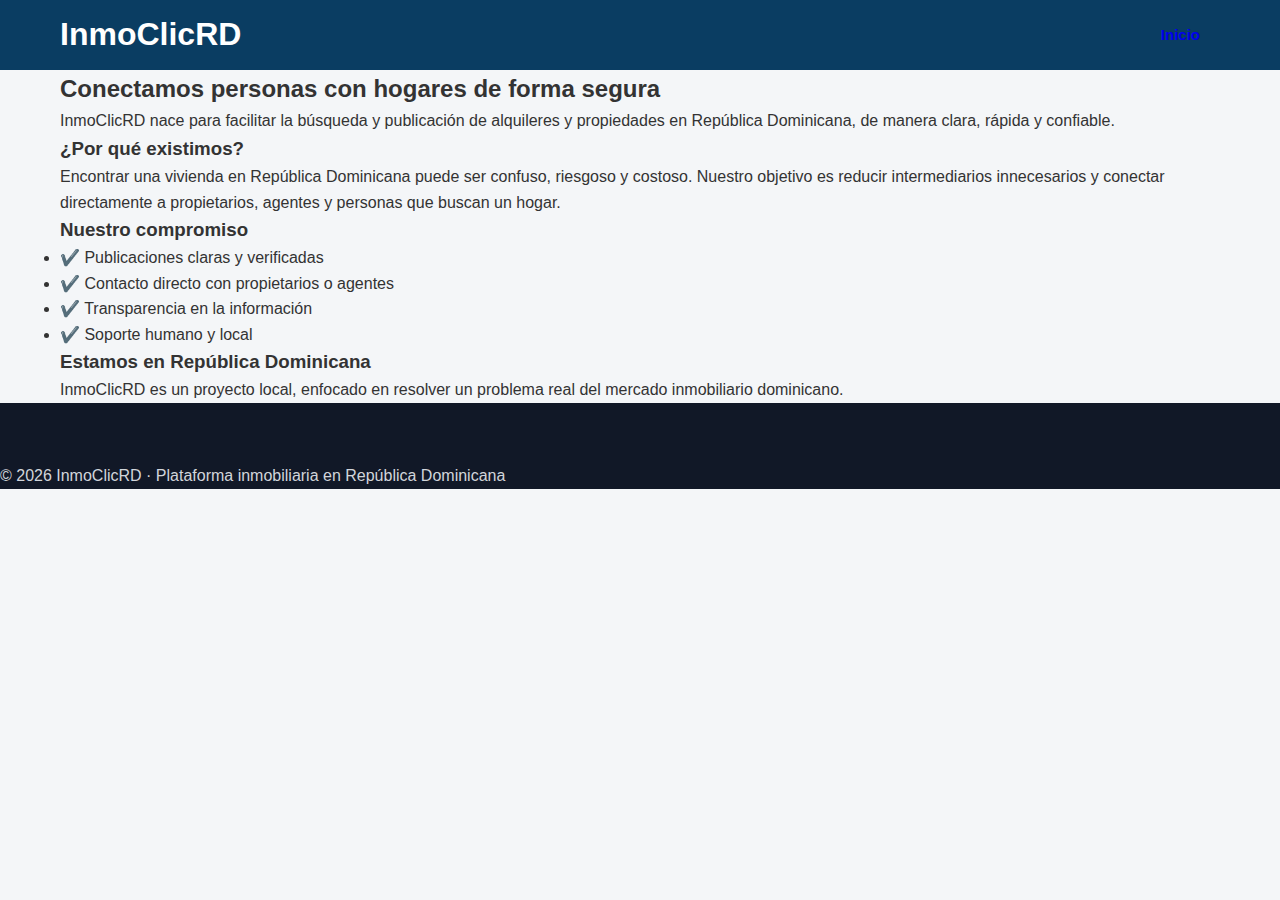
<file: about.html>
<!DOCTYPE html>
<html lang="es">
<head>
  <meta charset="UTF-8" />
  <meta name="viewport" content="width=device-width, initial-scale=1.0" />
  <title>Quiénes somos | InmoClicRD</title>
  <link rel="stylesheet" href="styles.css" />
</head>
<body>

<header class="header">
  <div class="container header-content">
    <h1 class="logo">InmoClicRD</h1>
    <nav>
      <a href="index.html" class="btn-outline">Inicio</a>
    </nav>
  </div>
</header>

<main class="container about">

  <section class="about-hero">
    <h2>Conectamos personas con hogares de forma segura</h2>
    <p>
      InmoClicRD nace para facilitar la búsqueda y publicación de alquileres
      y propiedades en República Dominicana, de manera clara, rápida y confiable.
    </p>
  </section>

  <section class="about-section">
    <h3>¿Por qué existimos?</h3>
    <p>
      Encontrar una vivienda en República Dominicana puede ser confuso,
      riesgoso y costoso. Nuestro objetivo es reducir intermediarios innecesarios
      y conectar directamente a propietarios, agentes y personas que buscan un hogar.
    </p>
  </section>

  <section class="about-section">
    <h3>Nuestro compromiso</h3>
    <ul>
      <li>✔️ Publicaciones claras y verificadas</li>
      <li>✔️ Contacto directo con propietarios o agentes</li>
      <li>✔️ Transparencia en la información</li>
      <li>✔️ Soporte humano y local</li>
    </ul>
  </section>

  <section class="about-section highlight">
    <h3>Estamos en República Dominicana</h3>
    <p>
      InmoClicRD es un proyecto local, enfocado en resolver un problema real
      del mercado inmobiliario dominicano.
    </p>
  </section>

</main>

<footer class="footer">
  <p>© 2026 InmoClicRD · Plataforma inmobiliaria en República Dominicana</p>
</footer>

</body>
</html>
</file>
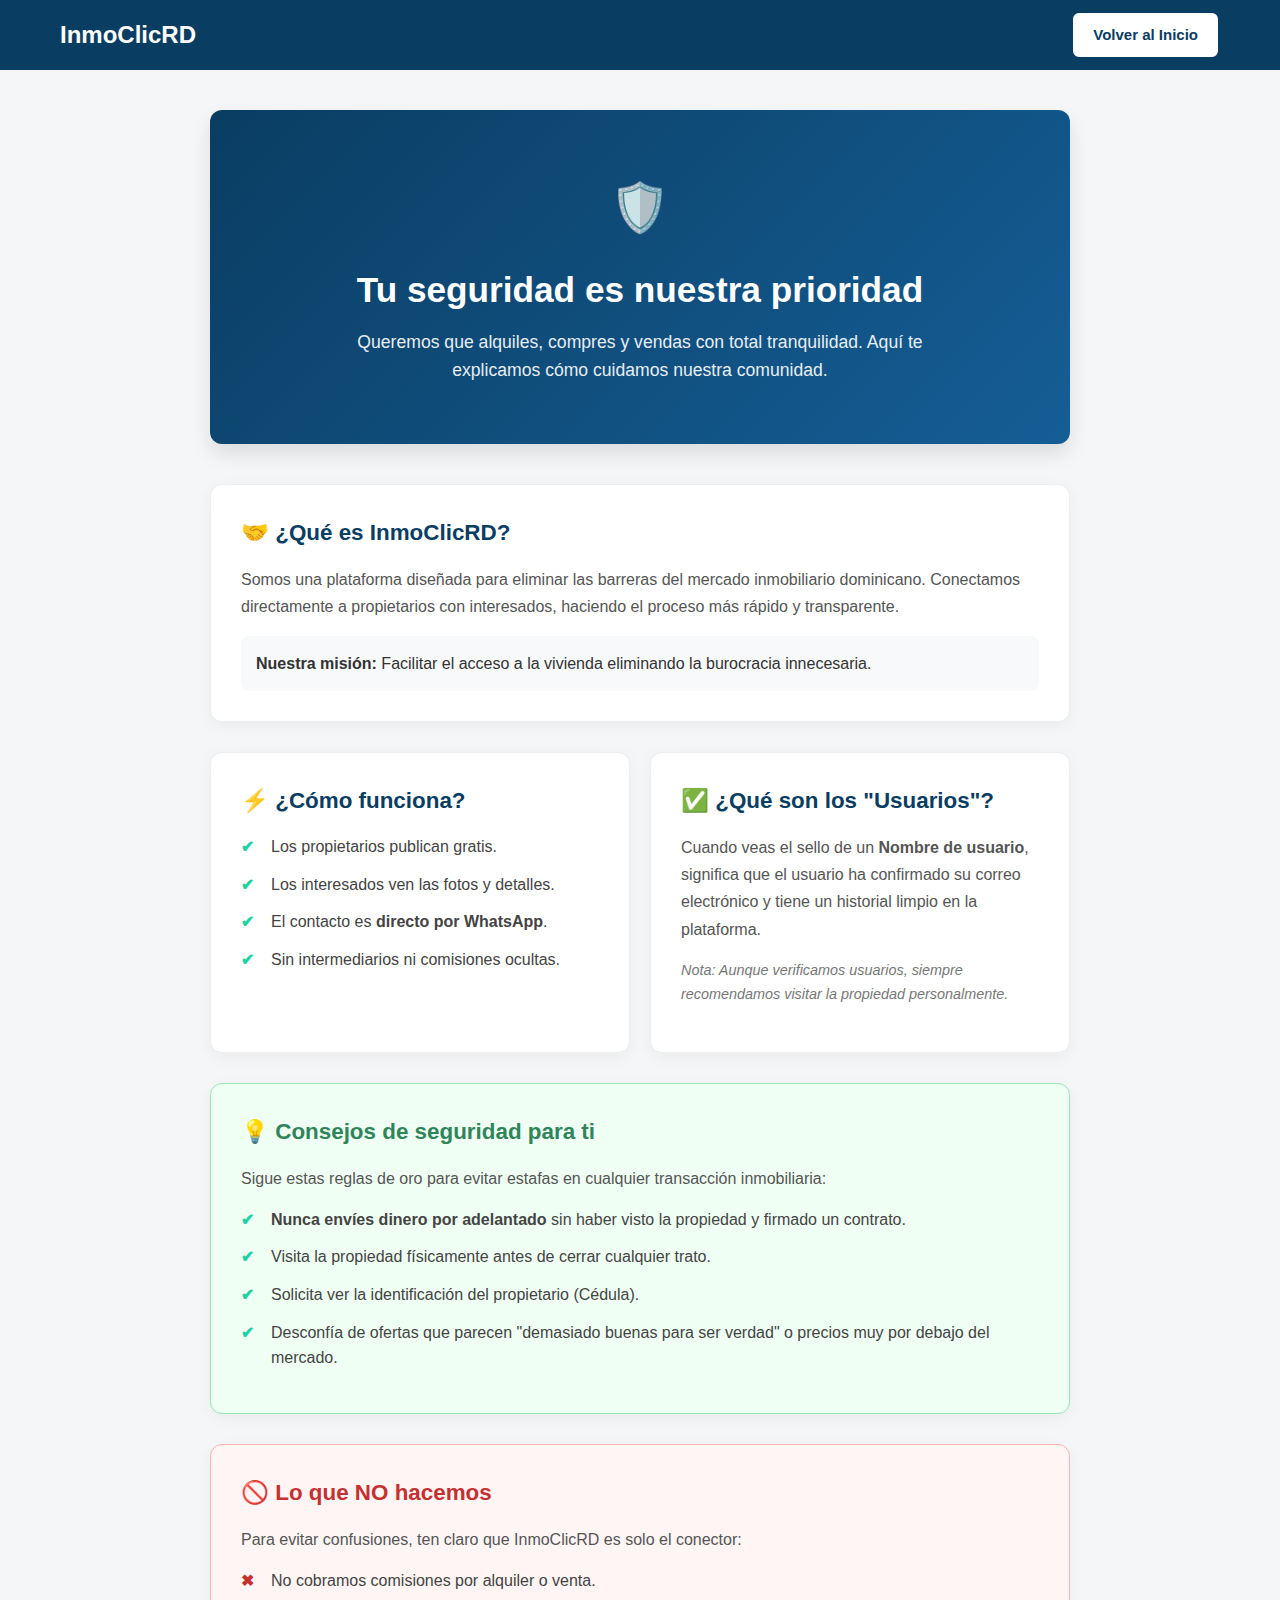
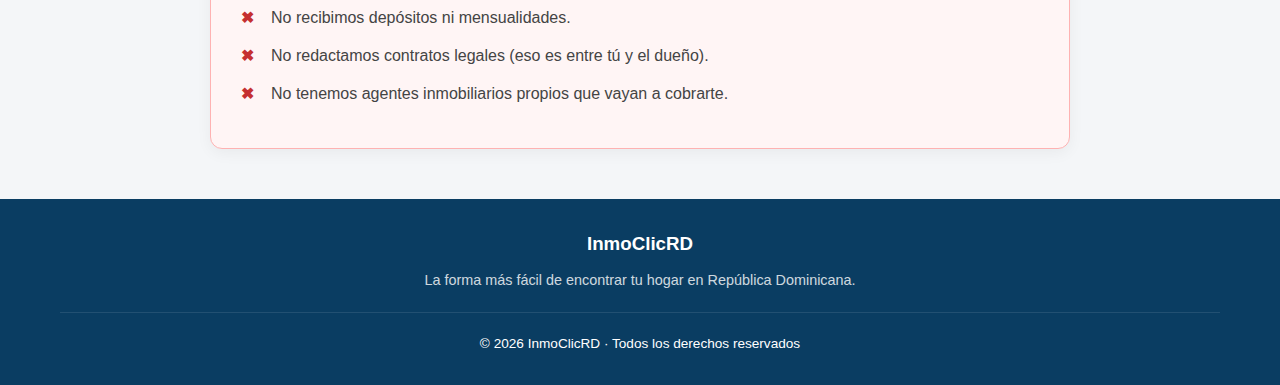
<file: confianza.html>
<!DOCTYPE html>
<html lang="es">
<head>
  <meta charset="UTF-8">
  <meta name="viewport" content="width=device-width, initial-scale=1.0">
  <title>Confianza y Seguridad | InmoClicRD</title>
  <link rel="stylesheet" href="styles.css">
  <style>
    /* --- ESTILOS ESPECÍFICOS PARA ESTA PÁGINA --- */

    .trust-container {
      max-width: 900px;
      margin: 40px auto;
      padding: 0 20px;
    }

    /* Encabezado Principal */
    .trust-hero {
      background: linear-gradient(135deg, var(--secondary) 0%, #155e96 100%);
      color: white;
      text-align: center;
      padding: 60px 20px;
      border-radius: 12px;
      margin-bottom: 40px;
      box-shadow: 0 10px 20px rgba(0,0,0,0.1);
    }

    .trust-hero h2 {
      font-size: 2.2rem;
      margin-bottom: 10px;
    }

    .trust-hero p {
      font-size: 1.1rem;
      opacity: 0.9;
      max-width: 600px;
      margin: 0 auto;
    }

    /* Tarjetas de Información */
    .trust-card {
      background: white;
      padding: 30px;
      border-radius: 12px;
      box-shadow: 0 4px 15px rgba(0,0,0,0.05);
      margin-bottom: 30px;
      border: 1px solid #eee;
    }

    .trust-card h3 {
      color: var(--secondary);
      font-size: 1.4rem;
      margin-bottom: 15px;
      display: flex;
      align-items: center;
      gap: 10px;
    }

    .trust-card p {
      color: #555;
      line-height: 1.7;
      margin-bottom: 15px;
    }

    /* Estilos para listas */
    .trust-list {
      list-style: none;
      padding: 0;
    }

    .trust-list li {
      margin-bottom: 12px;
      position: relative;
      padding-left: 30px;
      color: #444;
    }

    .trust-list li::before {
      content: '✔';
      position: absolute;
      left: 0;
      color: var(--primary);
      font-weight: bold;
    }

    /* Sección de Alerta (Lo que NO hacemos) */
    .alert-card {
      background: #fff5f5; /* Fondo rojizo suave */
      border: 1px solid #feb2b2;
    }
    .alert-card h3 {
      color: #c53030;
    }
    .alert-card li::before {
      content: '✖';
      color: #c53030;
    }

    /* Sección de Consejos (Verde suave) */
    .tips-card {
      background: #f0fff4;
      border: 1px solid #9ae6b4;
    }
    .tips-card h3 {
      color: #2f855a;
    }

    /* Iconos grandes */
    .big-icon {
      font-size: 3rem;
      display: block;
      margin-bottom: 15px;
    }

    /* Grid para tarjetas pequeñas */
    .grid-2 {
      display: grid;
      grid-template-columns: 1fr 1fr;
      gap: 20px;
    }

    @media (max-width: 768px) {
      .grid-2 {
        grid-template-columns: 1fr;
      }
      .trust-hero {
        padding: 40px 20px;
      }
      .trust-hero h2 {
        font-size: 1.8rem;
      }
    }
  </style>
</head>
<body>

<header class="header">
  <div class="container header-content" style="display: flex; justify-content: space-between; align-items: center;">
    <a href="index.html" class="logo" style="font-size: 1.5rem; font-weight: bold; color: white; text-decoration: none;">InmoClicRD</a>
    <a href="index.html" class="btn-secondary">Volver al Inicio</a>
  </div>
</header>

<main class="trust-container">

  <section class="trust-hero">
    <span class="big-icon">🛡️</span>
    <h2>Tu seguridad es nuestra prioridad</h2>
    <p>Queremos que alquiles, compres y vendas con total tranquilidad. Aquí te explicamos cómo cuidamos nuestra comunidad.</p>
  </section>

  <section class="trust-card">
    <h3>🤝 ¿Qué es InmoClicRD?</h3>
    <p>
      Somos una plataforma diseñada para eliminar las barreras del mercado inmobiliario dominicano.
      Conectamos directamente a propietarios con interesados, haciendo el proceso más rápido y transparente.
    </p>
    <div style="background: #f8f9fa; padding: 15px; border-radius: 8px; margin-top: 10px;">
        <strong>Nuestra misión:</strong> Facilitar el acceso a la vivienda eliminando la burocracia innecesaria.
    </div>
  </section>

  <div class="grid-2">
      <section class="trust-card">
        <h3>⚡ ¿Cómo funciona?</h3>
        <ul class="trust-list">
          <li>Los propietarios publican gratis.</li>
          <li>Los interesados ven las fotos y detalles.</li>
          <li>El contacto es <strong>directo por WhatsApp</strong>.</li>
          <li>Sin intermediarios ni comisiones ocultas.</li>
        </ul>
      </section>

      <section class="trust-card">
        <h3>✅ ¿Qué son los "Usuarios"?</h3>
        <p>
          Cuando veas el sello de un <strong>Nombre de usuario</strong>, significa que el usuario ha confirmado su correo electrónico y tiene un historial limpio en la plataforma.
        </p>
        <p style="font-size: 0.9rem; color: #777;">
          <em>Nota: Aunque verificamos usuarios, siempre recomendamos visitar la propiedad personalmente.</em>
        </p>
      </section>
  </div>

  <section class="trust-card tips-card">
    <h3>💡 Consejos de seguridad para ti</h3>
    <p>Sigue estas reglas de oro para evitar estafas en cualquier transacción inmobiliaria:</p>
    <ul class="trust-list">
      <li><strong>Nunca envíes dinero por adelantado</strong> sin haber visto la propiedad y firmado un contrato.</li>
      <li>Visita la propiedad físicamente antes de cerrar cualquier trato.</li>
      <li>Solicita ver la identificación del propietario (Cédula).</li>
      <li>Desconfía de ofertas que parecen "demasiado buenas para ser verdad" o precios muy por debajo del mercado.</li>
    </ul>
  </section>

  <section class="trust-card alert-card">
    <h3>🚫 Lo que NO hacemos</h3>
    <p>Para evitar confusiones, ten claro que InmoClicRD es solo el conector:</p>
    <ul class="trust-list">
      <li>No cobramos comisiones por alquiler o venta.</li>
      <li>No recibimos depósitos ni mensualidades.</li>
      <li>No redactamos contratos legales (eso es entre tú y el dueño).</li>
      <li>No tenemos agentes inmobiliarios propios que vayan a cobrarte.</li>
    </ul>
  </section>

</main>

<footer class="footer" style="background: var(--secondary); color: white; padding: 30px 0; margin-top: 50px;">
  <div class="container" style="text-align: center;">
    <h3 style="margin-bottom: 10px;">InmoClicRD</h3>
    <p style="opacity: 0.8; font-size: 0.9rem;">La forma más fácil de encontrar tu hogar en República Dominicana.</p>
    <div style="margin-top: 20px; padding-top: 20px; border-top: 1px solid rgba(255,255,255,0.1); font-size: 0.85rem;">
      © 2026 InmoClicRD · Todos los derechos reservados
    </div>
  </div>
</footer>

</body>
</html>
</file>
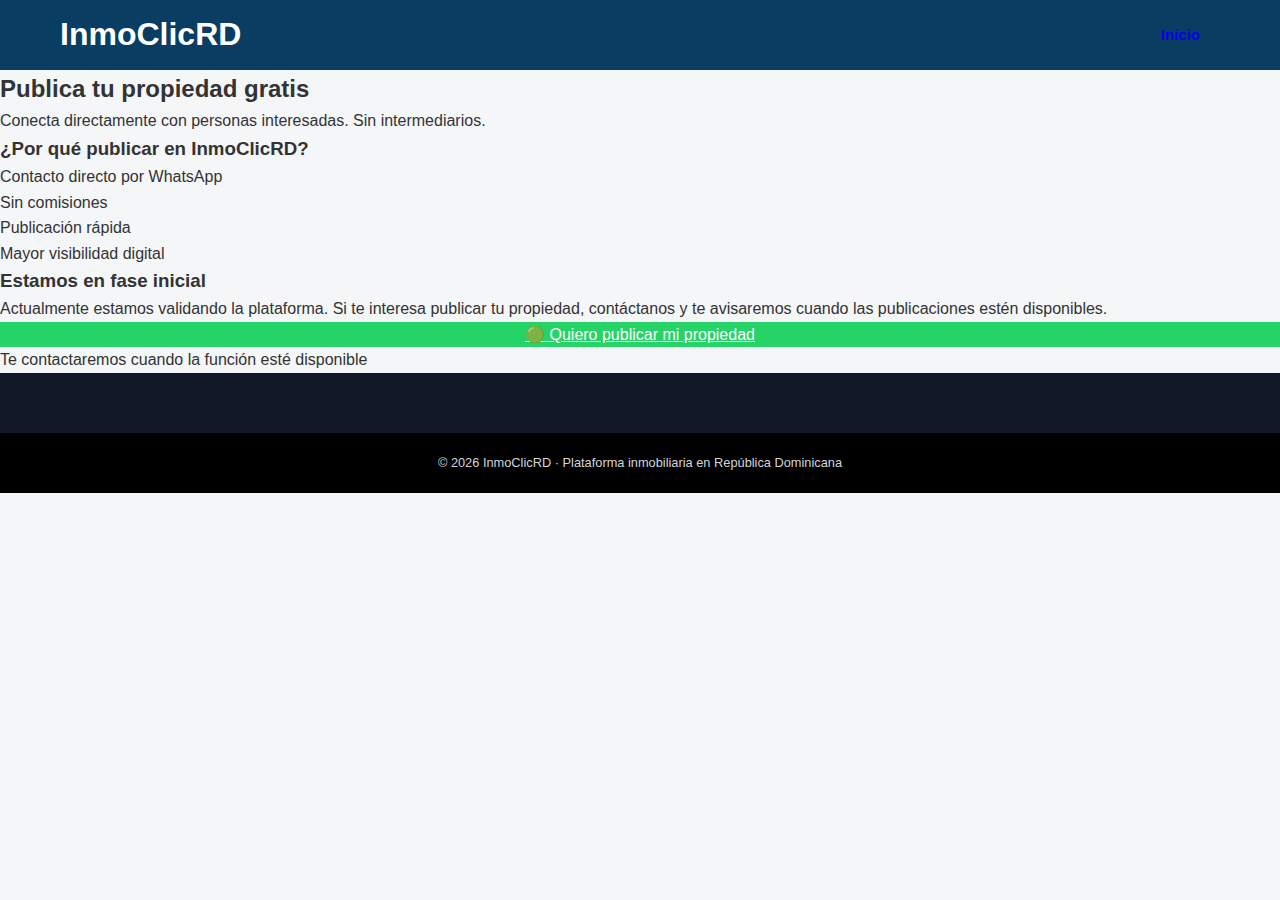
<file: publicar.html>
<!DOCTYPE html>
<html lang="es">
<head>
  <meta charset="UTF-8">
  <meta name="viewport" content="width=device-width, initial-scale=1.0">
  <title>Publica tu Propiedad | InmoClicRD</title>
  <link rel="stylesheet" href="styles.css">
</head>
<body>

<header class="header">
  <div class="container header-content">
    <h1 class="logo">InmoClicRD</h1>
    <nav>
      <a href="index.html" class="btn-outline">Inicio</a>
    </nav>
  </div>
</header>

<main class="about">

  <section class="about-hero">
    <h2>Publica tu propiedad gratis</h2>
    <p>Conecta directamente con personas interesadas. Sin intermediarios.</p>
  </section>

  <section class="about-section highlight">
    <h3>¿Por qué publicar en InmoClicRD?</h3>
    <ul>
      <li>Contacto directo por WhatsApp</li>
      <li>Sin comisiones</li>
      <li>Publicación rápida</li>
      <li>Mayor visibilidad digital</li>
    </ul>
  </section>

  <section class="about-section">
    <h3>Estamos en fase inicial</h3>
    <p>
      Actualmente estamos validando la plataforma.
      Si te interesa publicar tu propiedad, contáctanos y te avisaremos
      cuando las publicaciones estén disponibles.
    </p>
  </section>

  <section class="about-section highlight">
    <a
      href="https://wa.me/18295147589?text=Hola,%20quiero%20publicar%20una%20propiedad%20en%20InmoClicRD"
      target="_blank"
      class="whatsapp-btn"
    >
      🟢 Quiero publicar mi propiedad
    </a>

    <p class="contact-note">
      Te contactaremos cuando la función esté disponible
    </p>
  </section>

</main>

<footer class="footer">
  <div class="footer-bottom">
    © 2026 InmoClicRD · Plataforma inmobiliaria en República Dominicana
  </div>
</footer>

</body>
</html>
</file>
<file: styles.css>
/* =========================================
   1. VARIABLES Y RESET
   ========================================= */
:root {
  --primary: #1dd1a1;
  --secondary: #0a3d62;
  --dark: #111827;
  --light: #f4f6f8;
  --white: #ffffff;
  --shadow: 0 4px 15px rgba(0, 0, 0, 0.08);
  --radius: 12px;
}

* {
  margin: 0;
  padding: 0;
  box-sizing: border-box;
  font-family: 'Segoe UI', Roboto, Helvetica, Arial, sans-serif;
}

body {
  background: var(--light);
  color: #333;
  line-height: 1.6;
}

.container {
  width: 100%;
  max-width: 1200px;
  margin: 0 auto;
  padding: 0 20px;
}

/* =========================================
   2. HEADER & NAVEGACIÓN
   ========================================= */
.header {
  background: var(--secondary);
  color: var(--white);
  padding: 0.5rem 0;
  position: relative;
  top: 0;
  z-index: 1000;
  height: 70px;
  display: flex;
  align-items: center;
}

.header-content {
  display: flex;
  justify-content: space-between;
  align-items: center;
  width: 100%;
}

.header-actions {
  display: flex;
  flex-direction: row;
  align-items: center;
  gap: 15px;
}

.user-status-block {
  display: flex;
  align-items: center;
  gap: 8px;
  padding: 5px 10px;
  background: rgba(255, 255, 255, 0.05);
  border-radius: 20px;
}

.user-name-text {
  color: white;
  font-size: 0.9rem;
  font-weight: 500;
  cursor: default;
}

.nav-link-custom {
  text-decoration: none !important;
  color: rgba(255, 255, 255, 0.8) !important;
  font-size: 0.85rem;
  font-weight: 600;
  transition: 0.3s;
  cursor: pointer;
}

.nav-link-custom:hover {
  color: var(--primary) !important;
}

.logout-text {
  color: #ff7675 !important;
}

.online-dot {
  width: 8px;
  height: 8px;
  background: #1dd1a1;
  border-radius: 50%;
  box-shadow: 0 0 5px #1dd1a1;
}

/* =========================================
   3. FILTROS
   ========================================= */
.filters {
  background: var(--white);
  padding: 20px 0;
  border-bottom: 1px solid #e5e7eb;
}

.filters-content {
  display: flex;
  gap: 12px;
  flex-wrap: wrap;
  justify-content: center;
}

.filters-content select {
  width: 180px;
  padding: 10px;
  border: 1px solid #d1d5db;
  border-radius: 8px;
  font-size: 0.9rem;
  outline: none;
  background: #fdfdfd;
}

@media (max-width: 600px) {
  .filters-content select {
    width: 100%;
    max-width: none;
  }
}

/* =========================================
   4. BOTONES
   ========================================= */
.btn-primary, .btn-secondary, .btn-login, .btn-outline {
  padding: 10px 20px;
  border-radius: 8px;
  font-weight: 600;
  text-decoration: none;
  display: inline-block;
  text-align: center;
  transition: 0.3s;
  cursor: pointer;
  border: none;
  font-size: 15px;
}

.btn-primary { background: var(--primary); color: #000; }
.btn-primary:hover { background: #18b58b; }

.btn-secondary { background: var(--white); color: var(--secondary); border: 2px solid var(--secondary); }

.btn-login { color: var(--white); border: 1px solid rgba(255,255,255,0.3); }
.btn-login:hover { background: rgba(255,255,255,0.1); }

.whatsapp-btn {
  background: #25d366;
  color: white;
  display: flex;
  align-items: center;
  justify-content: center;
  gap: 8px;
  width: 100%;
}

/* =========================================
   5. LISTADO DE PROPIEDADES (Grid)
   ========================================= */
.properties-grid {
    display: grid;
    grid-template-columns: repeat(auto-fill, minmax(300px, 1fr));
    gap: 25px;
    padding: 20px 0;
}

.property-card {
    background: #fff;
    border-radius: 12px;
    box-shadow: 0 4px 12px rgba(0,0,0,0.08);
    overflow: hidden;
    transition: transform 0.3s ease;
    display: flex;
    flex-direction: column;
}

.property-card:hover { transform: translateY(-5px); }

.card-image { position: relative; height: 200px; }
.card-image img { width: 100%; height: 100%; object-fit: cover; }

.badge {
    position: absolute;
    top: 10px; left: 10px;
    background: #1dd1a1;
    color: white;
    padding: 4px 12px;
    border-radius: 20px;
    font-size: 0.75rem;
    font-weight: bold;
}

.card-content { padding: 15px; flex-grow: 1; }
.card-title { font-size: 1.1rem; margin: 8px 0; color: #333; }
.card-price { font-weight: bold; color: #1dd1a1; font-size: 1.1rem; }

.card-author {
    font-size: 0.8rem;
    color: #6b7280;
    margin-bottom: 8px;
    display: flex;
    align-items: center;
    gap: 5px;
}

.card-features {
  display: flex;
  gap: 15px;
  font-size: 0.85rem;
  border-top: 1px solid #eee;
  padding-top: 10px;
  margin-bottom: 15px;
}

/* =========================================
   6. DETALLE DE PROPIEDAD
   ========================================= */
.property-detail {
  display: grid;
  grid-template-columns: 1fr;
  gap: 30px;
  margin: 30px auto;
}

@media (min-width: 992px) {
  .property-detail {
    grid-template-columns: 1.2fr 1fr;
  }
}

.gallery-main img, .main-image-container img {
  width: 100%;
  height: 450px;
  object-fit: cover;
  border-radius: var(--radius);
}

.gallery-thumbs {
  display: flex;
  gap: 10px;
  margin-top: 15px;
  overflow-x: auto;
  padding-bottom: 10px;
}

.thumb {
  width: 80px;
  height: 60px;
  object-fit: cover;
  border-radius: 6px;
  cursor: pointer;
  opacity: 0.6;
  border: 2px solid transparent;
  flex-shrink: 0;
  transition: 0.3s;
}

.thumb:hover, .thumb.active {
  opacity: 1;
  border-color: var(--primary);
}

.author-info-box {
    background: #f8fafc;
    padding: 15px;
    border-radius: 10px;
    margin-bottom: 20px;
    border-left: 4px solid var(--primary);
}

.author-label {
    font-size: 0.75rem;
    text-transform: uppercase;
    color: #64748b;
    font-weight: bold;
    display: block;
}

.author-name {
    font-size: 1rem;
    color: var(--secondary);
    font-weight: 600;
}

/* =========================================
   7. SECCIÓN PASOS / FOOTER
   ========================================= */
.how-it-works {
  background: #f9fafb;
  padding: 60px 0;
  text-align: center;
}

.steps {
  display: grid;
  grid-template-columns: 1fr;
  gap: 20px;
  margin-top: 30px;
}

@media (min-width: 768px) {
  .steps { grid-template-columns: repeat(3, 1fr); }
}

.step {
  background: var(--white);
  padding: 30px;
  border-radius: var(--radius);
  box-shadow: 0 4px 10px rgba(0,0,0,0.03);
}

.step span {
  display: inline-block;
  width: 40px;
  height: 40px;
  line-height: 40px;
  background: var(--secondary);
  color: white;
  border-radius: 50%;
  font-weight: bold;
  margin-bottom: 15px;
}

.footer {
  background: var(--dark);
  color: #d1d5db;
  padding: 60px 0 0;
}

.footer-content {
  display: grid;
  grid-template-columns: 1fr;
  gap: 40px;
  padding-bottom: 40px;
}

@media (min-width: 768px) {
  .footer-content { grid-template-columns: 2fr 1fr 1fr; }
}

.footer-column-links {
    display: flex;
    flex-direction: column;
    gap: 12px;
    margin-top: 15px;
}

.footer-nav-item {
    text-decoration: none !important;
    color: #9ca3af !important;
    font-size: 0.95rem;
    font-weight: 400;
    transition: all 0.3s ease;
    display: inline-block;
    width: fit-content;
}

.footer-nav-item:hover {
    color: var(--primary) !important;
    transform: translateX(5px);
}

.footer-bottom {
  background: #000;
  text-align: center;
  padding: 20px;
  font-size: 0.8rem;
}

/* =========================================
   8. MODALES Y AUTH
   ========================================= */
.modal {
  position: fixed;
  inset: 0;
  background: rgba(0,0,0,0.6);
  display: none;
  align-items: center;
  justify-content: center;
  z-index: 2000;
  padding: 20px;
}

.modal-content {
  background: var(--white);
  padding: 30px;
  border-radius: var(--radius);
  max-width: 400px;
  width: 100%;
  text-align: center;
}

.auth-input {
  width: 100%;
  padding: 12px;
  margin: 10px 0;
  border: 1px solid #ddd;
  border-radius: 8px;
  font-size: 1rem;
}

/* =========================================
   9. PÁGINA PUBLICAR
   ========================================= */
.publish-page {
  max-width: 800px;
  margin: 60px auto;
}

.publish-hero {
  text-align: center;
  margin-bottom: 40px;
}

.publish-form {
  background: #fff;
  padding: 30px;
  border-radius: 12px;
  box-shadow: 0 8px 20px rgba(0,0,0,0.08);
}

.form-section {
  margin-bottom: 30px;
}

.form-grid {
  display: grid;
  grid-template-columns: repeat(3, 1fr);
  gap: 15px;
}

label {
  display: block;
  font-size: 0.9rem;
  margin-bottom: 12px;
}

input, select, textarea {
  width: 100%;
  padding: 10px;
  margin-top: 6px;
  border-radius: 6px;
  border: 1px solid #ccc;
}

.btn-report {
  width: 100%;
  margin-top: 15px;
  background: #fff;
  color: #e74c3c;
  border: 1px solid #e74c3c;
  padding: 12px;
  border-radius: var(--radius);
  cursor: pointer;
  font-weight: 600;
  transition: all 0.3s ease;
}

.btn-report:hover {
  background: #e74c3c;
  color: #fff;
}

.btn-details {
  display: block;
  width: 100%;
  text-align: center;
  background: var(--secondary);
  color: white !important;
  text-decoration: none !important;
  padding: 12px;
  border-radius: 8px;
  font-weight: bold;
  margin-top: 15px;
}

/* =========================================
   10. AJUSTES MÓVILES (CORREGIDO)
   ========================================= */

@media (max-width: 768px) {
  /* Permitimos que el header crezca verticalmente */
  .header {
    height: auto;
    padding: 15px 0;
  }

  /* El contenido se apila uno debajo de otro */
  .header-content {
    flex-direction: column;
    gap: 15px;
    text-align: center;
  }

  /* Los botones y la info de usuario se centran */
  .header-actions {
    width: 100%;
    justify-content: center;
    flex-wrap: wrap;
    gap: 10px;
  }

  .user-status-block {
    width: 100%;
    justify-content: center;
    background: rgba(255, 255, 255, 0.1);
  }
}

@media (max-width: 480px) {
  .user-name-text {
    max-width: 100px;
    overflow: hidden;
    text-overflow: ellipsis;
    white-space: nowrap;
  }

  .btn-primary, .btn-login {
    padding: 10px 15px;
    font-size: 0.85rem;
    flex: 1; /* Los botones se reparten el ancho */
  }
}
/* Estilo para el botón de Cerrar Sesión */
.btn-logout {
    background: rgba(231, 76, 60, 0.15); /* Rojo muy suave transparente */
    color: #ff7675 !important; /* Color coral/rojo suave */
    padding: 6px 12px;
    border-radius: 6px;
    font-size: 0.8rem;
    font-weight: 600;
    text-decoration: none !important;
    border: 1px solid rgba(231, 76, 60, 0.3);
    transition: all 0.3s ease;
    cursor: pointer;
}

.btn-logout:hover {
    background: #e74c3c;
    color: white !important;
    border-color: #e74c3c;
}

/* Ajuste para el contenedor de usuario en móvil */
@media (max-width: 768px) {
    #user-info {
        gap: 12px;
    }
    .btn-logout {
        width: auto;
        padding: 8px 15px;
    }
}
</file>
